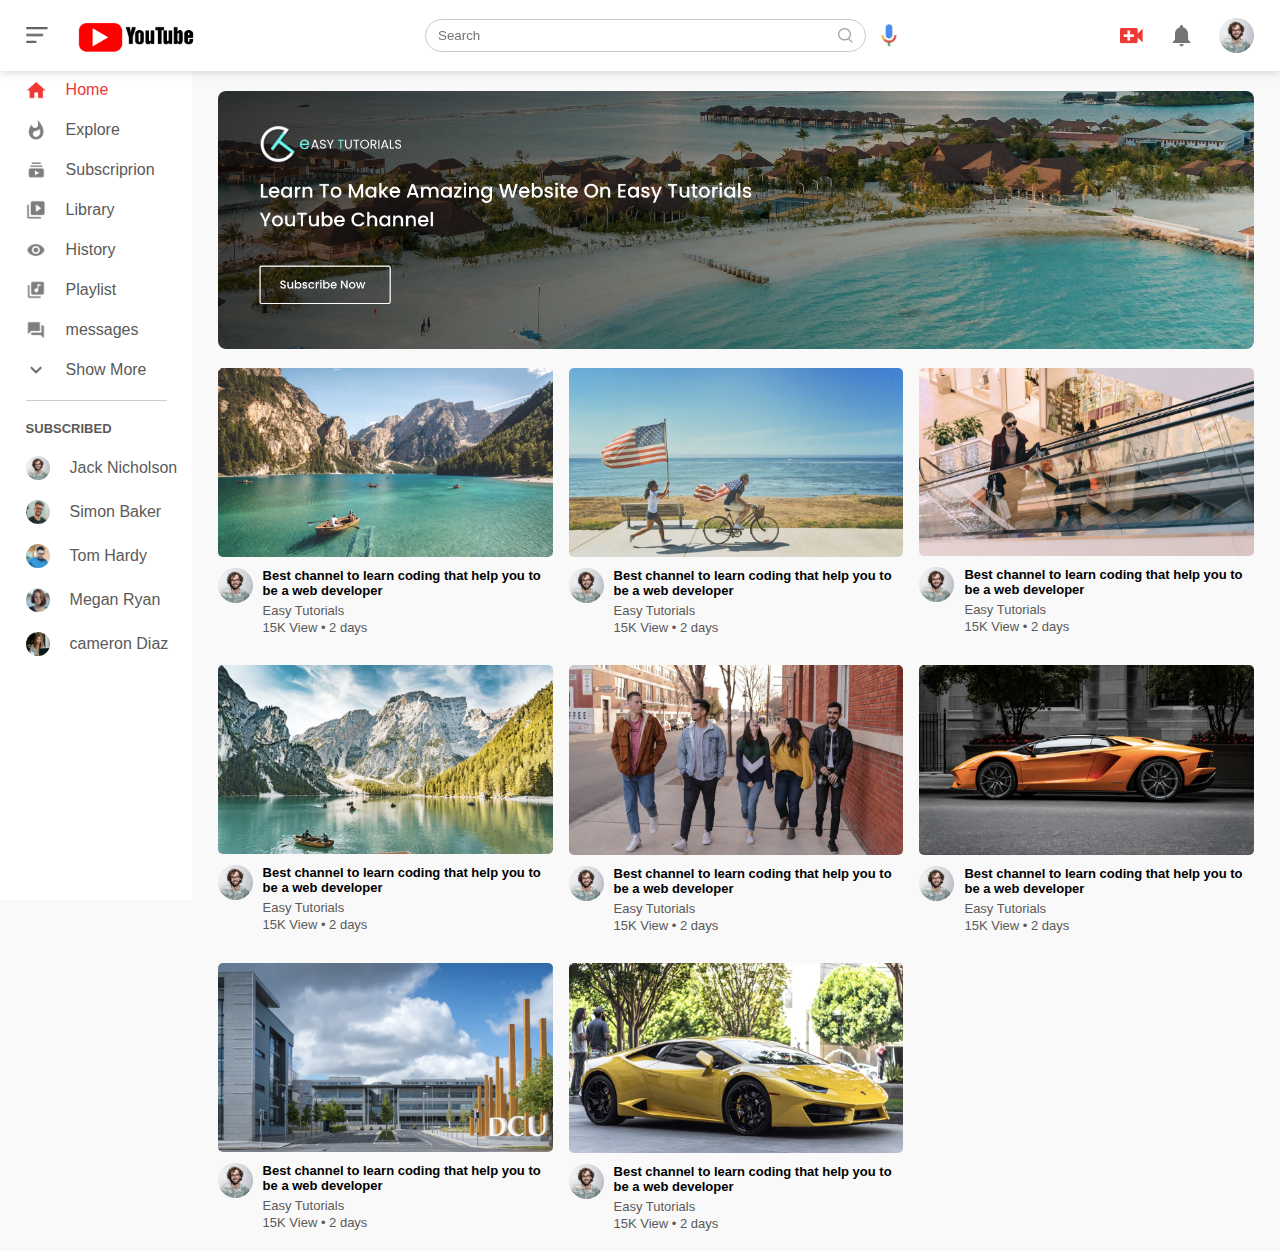
<file: src/index.html>
<!DOCTYPE html>
<html lang="en">
<head>
    <meta charset="UTF-8">
    <meta name="viewport" content="width=device-width, initial-scale=1.0">
    <title>Youtube</title>
    <link rel="stylesheet" href="style.css">
</head>
<body>
    

    <nav class="flex-div flex-div">
        <div class="nav-left">
            <img src="images/menu.png" class="menu-icon">
            <img src="images/logo-ytb.png" class="logo">
        </div>
        <div class="nav-middle flex-div">
            <div class="search-box flex-div">
                <input type="text" placeholder="Search">
                <img src="images/search.png" alt="">
            </div>
            <img src="images/voice-search.png" class="mic-icon">
        </div>
        <div class="nav-right flex-div">
            <img src="images/upload.png" alt="">
            <!-- <img src="images/more.png" alt=""> -->
            <img src="images/notification.png" alt="">
            <img src="images/Jack.png" class="user-icon">
        </div>
    </nav>
    <!-- -----------------------------sidebar------------------------ -->

    <div class="sidebar">
        <div class="shortcut-links">
            <a href="#"><img src="images/home.png"><p>Home</p></a>
            <a href="#"><img src="images/explore.png"><p>Explore</p></a>
            <a href="#"><img src="images/subscriprion.png"><p>Subscriprion</p></a>
            <a href="#"><img src="images/library.png"><p>Library</p></a>
            <a href="#"><img src="images/history.png"><p>History</p></a>
            <a href="#"><img src="images/playlist.png"><p>Playlist</p></a>
            <a href="#"><img src="images/messages.png"><p>messages</p></a>
            <a href="#"><img src="images/show-more.png"><p>Show More</p></a>
            <hr>
        </div>
        <div class="subscribed-list">
            <h3>SUBSCRIBED</h3>
            <a href="#"><img src="images/Jack.png"><p>Jack Nicholson</p></a>
            <a href="#"><img src="images/simon.png"><p>Simon Baker</p></a>
            <a href="#"><img src="images/tom.png"><p>Tom Hardy</p></a>
            <a href="#"><img src="images/megan.png"><p>Megan Ryan</p></a>
            <a href="#"><img src="images/cameron.png"><p>cameron Diaz</p></a>
        </div>
    </div>

    <!-- -------------------main------------------- -->

    <div class="container">
        <div class="banner">
            <img src="images/banner.png">
        </div>
        <div class="list-container">
            <div class="vid-list">
                <a href="play-video.html"><img src="images/thumbnail1.png" class="thumbnail1"></a>
                <div class="flex-div">
                    <img src="images/Jack.png">
                    <div class="vid-info">
                        <a href="play-video.html">Best channel to learn coding that help you to be a web developer</a>
                        <p>Easy Tutorials</p>
                        <p>15K View &bull; 2 days</p>
                    </div>
                </div>
            </div>

            <div class="vid-list">
                <a href=""><img src="images/thumbnail2.png" class="thumbnail1"></a>
                <div class="flex-div">
                    <img src="images/Jack.png">
                    <div class="vid-info">
                        <a href="#">Best channel to learn coding that help you to be a web developer</a>
                        <p>Easy Tutorials</p>
                        <p>15K View &bull; 2 days</p>
                    </div>
                </div>
            </div>

            <div class="vid-list">
                <a href=""><img src="images/thumbnail3.png" class="thumbnail1"></a>
                <div class="flex-div">
                    <img src="images/Jack.png">
                    <div class="vid-info">
                        <a href="#">Best channel to learn coding that help you to be a web developer</a>
                        <p>Easy Tutorials</p>
                        <p>15K View &bull; 2 days</p>
                    </div>
                </div>
            </div>
            
            <div class="vid-list">
                <a href=""><img src="images/thumbnail4.png" class="thumbnail1"></a>
                <div class="flex-div">
                    <img src="images/Jack.png">
                    <div class="vid-info">
                        <a href="#">Best channel to learn coding that help you to be a web developer</a>
                        <p>Easy Tutorials</p>
                        <p>15K View &bull; 2 days</p>
                    </div>
                </div>
            </div>

            <div class="vid-list">
                <a href=""><img src="images/thumbnail5.png" class="thumbnail1"></a>
                <div class="flex-div">
                    <img src="images/Jack.png">
                    <div class="vid-info">
                        <a href="#">Best channel to learn coding that help you to be a web developer</a>
                        <p>Easy Tutorials</p>
                        <p>15K View &bull; 2 days</p>
                    </div>
                </div>
            </div>

            <div class="vid-list">
                <a href=""><img src="images/thumbnail6.png" class="thumbnail1"></a>
                <div class="flex-div">
                    <img src="images/Jack.png">
                    <div class="vid-info">
                        <a href="#">Best channel to learn coding that help you to be a web developer</a>
                        <p>Easy Tutorials</p>
                        <p>15K View &bull; 2 days</p>
                    </div>
                </div>
            </div>

            <div class="vid-list">
                <a href=""><img src="images/thumbnail7.png" class="thumbnail1"></a>
                <div class="flex-div">
                    <img src="images/Jack.png">
                    <div class="vid-info">
                        <a href="#">Best channel to learn coding that help you to be a web developer</a>
                        <p>Easy Tutorials</p>
                        <p>15K View &bull; 2 days</p>
                    </div>
                </div>
            </div>

            <div class="vid-list">
                <a href=""><img src="images/thumbnail8.png" class="thumbnail1"></a>
                <div class="flex-div">
                    <img src="images/Jack.png">
                    <div class="vid-info">
                        <a href="#">Best channel to learn coding that help you to be a web developer</a>
                        <p>Easy Tutorials</p>
                        <p>15K View &bull; 2 days</p>
                    </div>
                </div>
            </div>
        </div>
    </div>


    <script src="main.js"></script>
</body>
</html>
</file>
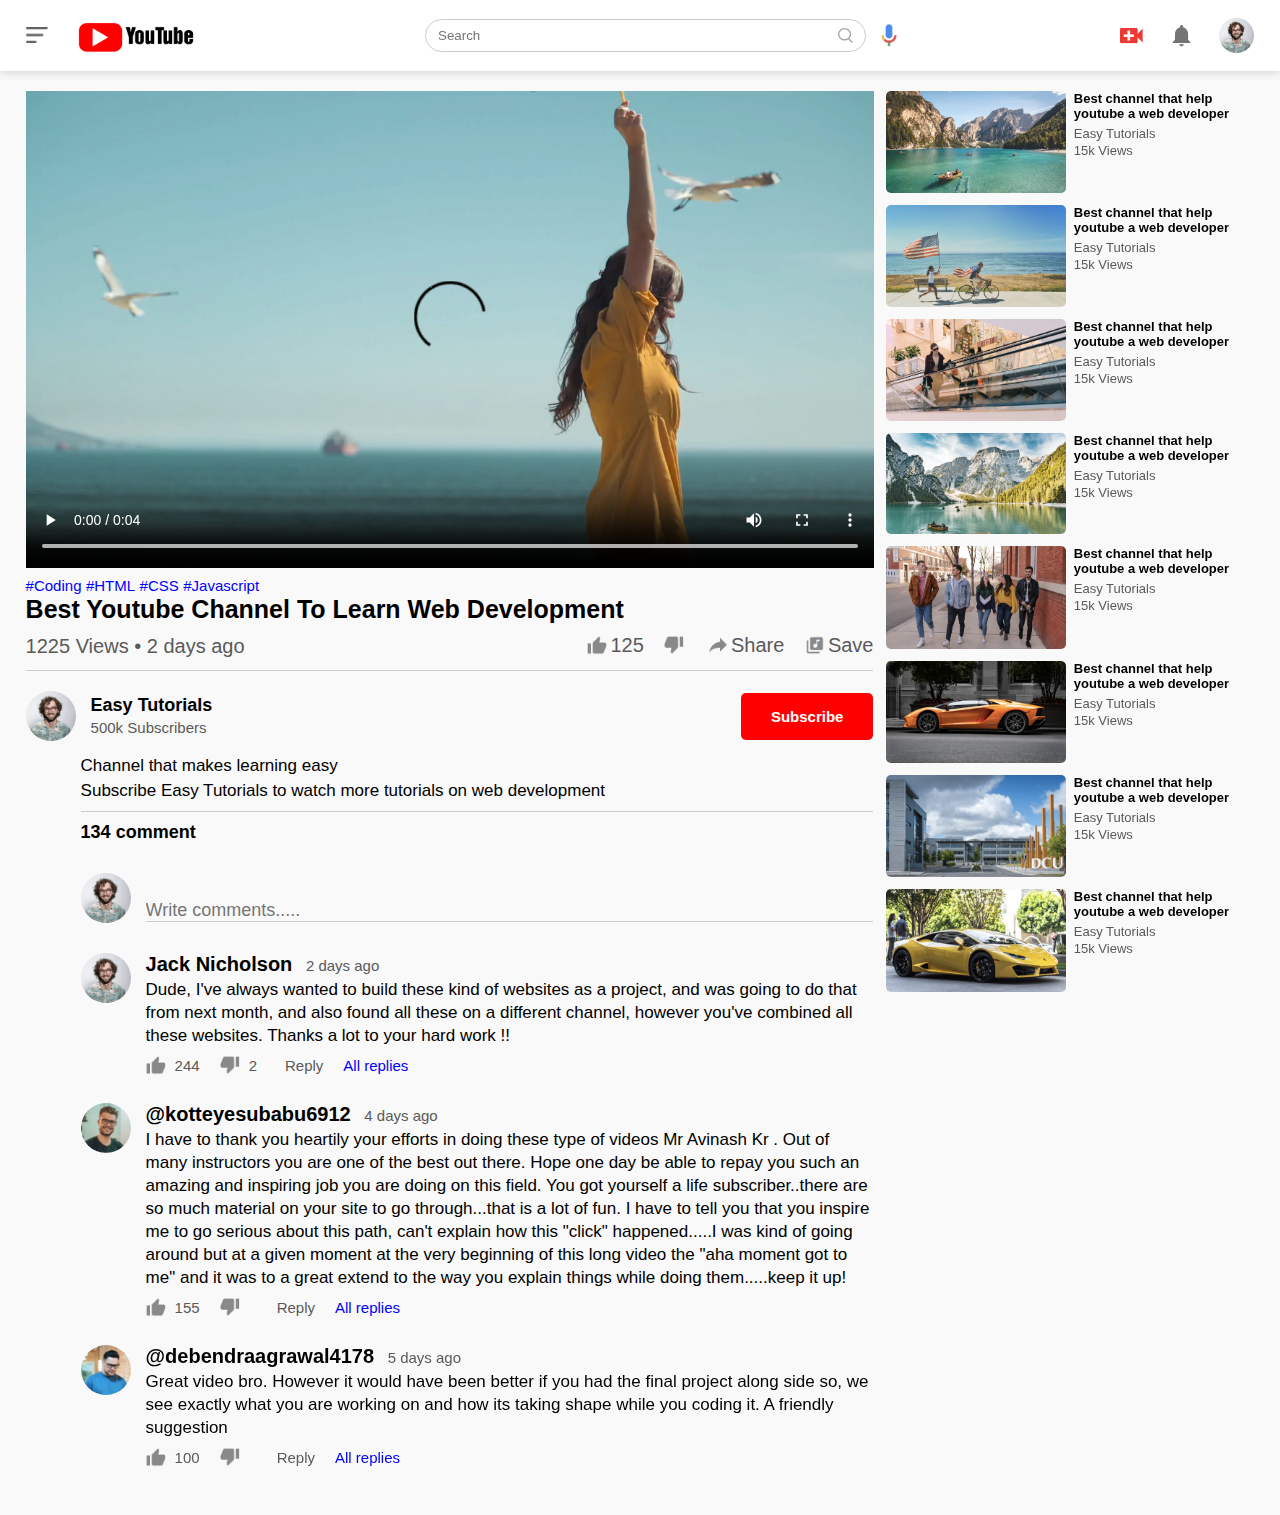
<file: src/play-video.html>
<!DOCTYPE html>
<html lang="en">
<head>
    <meta charset="UTF-8">
    <meta name="viewport" content="width=device-width, initial-scale=1.0">
    <title>Play Video</title>
    <link rel="stylesheet" href="style.css">
</head>
<body>
    
    <nav class="flex-div flex-div">
        <div class="nav-left">
            <img src="images/menu.png" class="menu-icon">
            <img src="images/logo-ytb.png" class="logo">
        </div>
        <div class="nav-middle flex-div">
            <div class="search-box flex-div">
                <input type="text" placeholder="Search">
                <img src="images/search.png" alt="">
            </div>
            <img src="images/voice-search.png" class="mic-icon">
        </div>
        <div class="nav-right flex-div">
            <img src="images/upload.png" alt="">
            <!-- <img src="images/more.png" alt=""> -->
            <img src="images/notification.png" alt="">
            <img src="images/Jack.png" class="user-icon">
        </div>
    </nav>

    <div class="container play-container">
        <div class="row">
            <div class="play-video">
                <video controls autoplay>
                    <source src="images/video.mp4" type="video/mp4">
                </video>

                <div class="tags">
                    <a href="">#Coding</a>
                    <a href="">#HTML</a>
                    <a href="">#CSS</a>
                    <a href="">#Javascript</a>
                </div>
                <h3>Best Youtube Channel To Learn Web Development</h3>

                <div class="play-video-info">
                    <p>1225 Views &bull; 2 days ago</p>
                    <div>
                        <a href=""><img src="images/like.png">125</a>
                        <a href=""><img src="images/dislike.png"></a>
                        <a href=""><img src="images/share.png">Share</a>
                        <a href=""><img src="images/save.png">Save</a>
                    </div>
                </div>
                <hr>

                <div class="pluplisher">
                    <img src="images/Jack.png">
                    <div class="pluplisher-user">
                        <p>Easy Tutorials</p>
                        <span>500k Subscribers</span>
                    </div>
                    <button type="button" class="pluplisher-btn">Subscribe</button>
                </div>
                <div class="vid-description">
                    <p>Channel that makes learning easy</p>
                    <p>Subscribe Easy Tutorials to watch more tutorials on web development</p>
                    <hr>
                    <h4>134 comment</h4>

                    <div class="add-comment">
                        <img src="images/Jack.png">
                        <input type="text" placeholder="Write comments.....">
                    </div>

                    <div class="old-comment">
                        <img src="images/Jack.png">
                        <div class="user-comment">
                            <h3>Jack Nicholson <span>2 days ago</span></h3>
                            <p>Dude, I've always wanted to build these kind of websites as a project, and was going to do that from next month, and also found all these on a different channel, however you've combined all these websites. Thanks a lot to your hard work !!</p>

                            <div class="acomment-action">
                                <img src="images/like.png">
                                <span>244</span>
                                <img src="images/dislike.png">
                                <span>2</span>
                                <span>Reply</span>
                                <a href="">All replies</a>
                            </div>
                        </div>
                    </div>
                    <div class="old-comment">
                        <img src="images/simon.png">
                        <div class="user-comment">
                            <h3>@kotteyesubabu6912 <span>4 days ago</span></h3>
                            <p>I have to thank you heartily your efforts in doing these type of videos Mr Avinash Kr . Out of many instructors you are one of the best out there. Hope one  day be able to repay you such an amazing and inspiring job you are doing on this field. You got yourself a life subscriber..there are so much material on your site to go through...that is a lot of fun.
                            I have to tell you that you inspire me to go serious about this path, can't explain how this "click" happened.....I was kind of going around but at a given moment at the very beginning of this long video the "aha moment got to me" and it was to a great extend to the way you explain things while doing them.....keep it up!</p>

                            <div class="acomment-action">
                                <img src="images/like.png">
                                <span>155</span>
                                <img src="images/dislike.png">
                                <span></span>
                                <span>Reply</span>
                                <a href="">All replies</a>
                            </div>
                        </div>
                    </div>
                    <div class="old-comment">
                        <img src="images/tom.png">
                        <div class="user-comment">
                            <h3>@debendraagrawal4178 <span>5 days ago</span></h3>
                            <p>Great video bro. However it would  have been better if you had the final project along side so, we see exactly what you are working on and how its taking shape while you coding it. A friendly suggestion</p>

                            <div class="acomment-action">
                                <img src="images/like.png">
                                <span>100</span>
                                <img src="images/dislike.png">
                                <span></span>
                                <span>Reply</span>
                                <a href="">All replies</a>
                            </div>
                        </div>
                    </div>
                </div>

            </div>
            <div class="right-sidebar">

                <div class="side-video-list">
                    <a href="" class="small-thumbnail1"><img src="images/thumbnail1.png"></a>
                    <div class="vid-info">
                        <a href="">Best channel that help youtube a web developer</a>
                        <p>Easy Tutorials</p>
                        <p>15k Views</p>    
                    </div>
                </div>
                <div class="side-video-list">
                    <a href="" class="small-thumbnail1"><img src="images/thumbnail2.png"></a>
                    <div class="vid-info">
                        <a href="">Best channel that help youtube a web developer</a>
                        <p>Easy Tutorials</p>
                        <p>15k Views</p>    
                    </div>
                </div>
                <div class="side-video-list">
                    <a href="" class="small-thumbnail1"><img src="images/thumbnail3.png"></a>
                    <div class="vid-info">
                        <a href="">Best channel that help youtube a web developer</a>
                        <p>Easy Tutorials</p>
                        <p>15k Views</p>    
                    </div>
                </div>
                <div class="side-video-list">
                    <a href="" class="small-thumbnail1"><img src="images/thumbnail4.png"></a>
                    <div class="vid-info">
                        <a href="">Best channel that help youtube a web developer</a>
                        <p>Easy Tutorials</p>
                        <p>15k Views</p>    
                    </div>
                </div>
                <div class="side-video-list">
                    <a href="" class="small-thumbnail1"><img src="images/thumbnail5.png"></a>
                    <div class="vid-info">
                        <a href="">Best channel that help youtube a web developer</a>
                        <p>Easy Tutorials</p>
                        <p>15k Views</p>    
                    </div>
                </div>
                <div class="side-video-list">
                    <a href="" class="small-thumbnail1"><img src="images/thumbnail6.png"></a>
                    <div class="vid-info">
                        <a href="">Best channel that help youtube a web developer</a>
                        <p>Easy Tutorials</p>
                        <p>15k Views</p>    
                    </div>
                </div>
                <div class="side-video-list">
                    <a href="" class="small-thumbnail1"><img src="images/thumbnail7.png"></a>
                    <div class="vid-info">
                        <a href="">Best channel that help youtube a web developer</a>
                        <p>Easy Tutorials</p>
                        <p>15k Views</p>    
                    </div>
                </div>
                <div class="side-video-list">
                    <a href="" class="small-thumbnail1"><img src="images/thumbnail8.png"></a>
                    <div class="vid-info">
                        <a href="">Best channel that help youtube a web developer</a>
                        <p>Easy Tutorials</p>
                        <p>15k Views</p>    
                    </div>
                </div>
            </div>


        </div>
    </div>

</body>
</html>
</file>
<file: src/style.css>
* {
    margin: 0;
    padding: 0;
    box-sizing: border-box;
    font-family: 'poppins', sans-serif;
}

a {
    text-decoration: none;
    color: #5a5a5a;
}

img {
    cursor: pointer;
}

.flex-div {
    display: flex;
    align-items: center;
}
nav {
    padding: 10px 2%;
    justify-content: space-between;
    box-shadow: 0 0 10px rgba(0, 0, 0, 0.2);
    background: #fff;
    position: sticky;
    top: 0;
    z-index: 10;
}

.nav-right img {
    width: 25px;
    margin-right: 25px;
}

.nav-right .user-icon {
    width: 35px;
    border-radius: 50%;
    margin-right: 0;
}
/* ---------------------------------- */

.nav-left {
    display: flex;
    align-items: center;
}

.nav-left .menu-icon {
    width: 22px;
    margin-right: 25px;
}

.nav-left .logo {
    width: 130px;
}
/* -----------------nav-middle--------------------- */
.nav-middle .mic-icon{
    width: 16px;
}

.nav-middle .search-box {
    border: 1px solid #ccc;
    margin-right: 15px;
    padding: 8px 12px;
    border-radius: 25px;
}

.nav-middle .search-box input {
    width: 400px;
    outline: none;
    border: none;
    background: transparent;
}

.nav-middle .search-box img {
    width: 15px;
}

/* -------------------sidebar-------------------- */

.sidebar {
    background: #fff;
    width: 15%;
    height: 100vh;
    position: fixed;
    top: 0;
    padding-left: 2%;
    padding-top: 80px;
}

.shortcut-links a img {
    width: 20px;
    margin-right: 20px;
}

.shortcut-links a {
    display: flex;
    align-items: center;
    margin-bottom: 20px;
    width: fit-content;
    flex-wrap: wrap;
}

.shortcut-links a:first-child {
    color: #ed3838;
}

.sidebar hr {
    border: 0;
    height: 1px;
    background: #ccc;
    width: 85%;
}

.subscribed-list h3 {
    font-size: 13px;
    margin: 20px 0;
    color: #5a5a5a;
}

.subscribed-list a {
    display: flex;
    align-items: center;
    margin-bottom: 20px;
    width: fit-content;
    flex-wrap: wrap;
}

.subscribed-list a img {
    width: 24px;
    border-radius: 50%;
    margin-right: 20px;
}

.small-sidebar {
    width: 5%;
}

.small-sidebar a p {
    display: none;
}

.small-sidebar h3 {
    display: none;
}

.small-sidebar hr {
    width: 50%;
    margin-bottom: 20px;
}

/* -----------------------container-------------------- */

.container {
    background: #f9f9f9;
    padding: 20px 2% 20px 17%;
}

.large-container {
    padding-left: 7%;
}

.banner img {
    width: 100%;
    border-radius: 8px;
}

.list-container {
    display: grid;
    grid-template-columns: repeat(auto-fit, minmax(250px, 1fr));
    grid-column-gap: 16px;
    grid-row-gap: 30px;
    margin-top: 15px;
}

.vid-list .thumbnail1 {
    width: 100%;
    border-radius: 5px;
}

.vid-list .flex-div {
    align-items: flex-start;
    margin-top: 7px;
}

.vid-list .flex-div img {
    width: 35px;
    border-radius: 50%;
    margin-right: 10px;
}

.vid-info {
    color: #5a5a5a;
    font-size: 13px;

}

.vid-info a {
    color: #000;
    font-weight: 600;
    display: block;
    margin-bottom: 5px;
}

.vid-info p {
    margin-top: 2px;
}


@media (min-width: 319px) and (max-width: 900px){
    .menu-icon{
        display: none;
    }
    .sidebar {
        display: none;
    }
    .container, .large-container {
        padding-left: 5%;
        padding-right: 5%;
    }
    .nav-right img {
        display: none;
    }
    .nav-right .user-icon {
        display: block;
        width: 30px;
    }
    .nav-middle .search-box input{
        width: 100px;
    }
    .nav-middle .mic-icon {
        display: none;
    }
    .logo {
        width: 90px;
    }
}




/* ------------------------------play video------------- */
.play-container {
    padding-left: 2%;
}

.row {
    display: flex;
    justify-content: space-between;
    flex-wrap: wrap;
}

.play-video {
    flex-basis: 69%;
}

.play-video video {
    width: 100%;
    margin-bottom: 5px;
}

.right-sidebar {
    flex-basis: 30%;
}

.side-video-list {
    display: flex;
    justify-content: space-between;
    margin-bottom: 8px;
}

.side-video-list img {
    width: 100%;
    border-radius: 5px;
}

.side-video-list .small-thumbnail1 {
    flex-basis: 49%;
}

.side-video-list .vid-info {
    flex-basis: 49%;
}

.play-video .tags a{
    color: #0000ff;
    font-size: 15px;
}

.play-video h3 {
    font-size: 25px;
    font-weight: 600;
}

.play-video .play-video-info {
    display: flex;
    align-items: center;
    justify-content: space-between;
    flex-wrap: wrap;
    margin-top: 10px;
    font-size: 20px;
    color: #5a5a5a;
}

.play-video-info a {
    display: inline-flex;
    align-items: center;
    margin-left: 15px;
}

.play-video-info a img {
    width: 20px;
    margin-right: 3px;
}

.play-video hr {
    border: 0;
    height: 1px;
    background: #ccc;
    margin: 10px 0;
}

.pluplisher {
    display: flex;
    align-items: center;
    margin-top: 20px;
}

.pluplisher .pluplisher-user {
    flex: 1;
    line-height: 18px;
}

.pluplisher img {
    width: 50px;
    border-radius: 50%;
    margin-right: 15px;
}

.pluplisher-user p {
    color: #000;
    font-weight: 600;
    font-size: 18px;
    margin-bottom: 5px;
}

.pluplisher-user span {
    font-size: 15px;
    color: #5a5a5a;
}

.pluplisher-btn {
    background: red;
    color: #fff;
    padding: 15px 30px;
    border: 0;
    outline: none;
    border-radius: 5px;
    cursor: pointer;
    font-size: 15px;
    font-weight: 600;
}

.vid-description {
    padding-left: 55px;
    margin: 15px 0;
}

.vid-description p {
    font-size: 17px;
    margin-bottom: 5px;
    color: #000;
    font-weight: 500;
}

.vid-description h4 {
    font-size: 18px;
    font-weight: 600;
}

.add-comment {
    display: flex;
    align-items: center;
    margin: 30px 0;
}

.add-comment img {
    width: 50px;
    border-radius: 50%;
    margin-right: 15px;
}

.add-comment input {
    border: 0;
    outline: 0;
    border-bottom: 1px solid #ccc;
    padding-top: 25px;
    width: 100%;
    font-size: 18px;
    background: transparent;
}

.old-comment {
    display: flex;
    align-items: flex-start;
    margin: 20px 0;
}

.old-comment img {
    width: 50px;
    border-radius: 50%;
    margin-right: 15px;
}

.old-comment h3 {
    font-size: 20px;
    margin-bottom: 2px;
}

.old-comment span {
    font-size: 15px;
    color: #5a5a5a;
    font-weight: 500;
    margin-left: 8px;
}

.old-comment p {
    color: #000;
    line-height: 23px;
}

.old-comment .acomment-action {
    display: flex;
    align-items: center;
    margin: 8px 0;
    font-size: 14px;
}

.old-comment .acomment-action img {
    border-radius: 0;
    width: 20px;
    margin-right: 1px;
}

.old-comment .acomment-action span {
    margin-right: 20px;
    color: #5a5a5a;
}

.old-comment .acomment-action a {
    color: #0000ff;
    font-size: 15px;
}


@media (min-width: 319px) and (max-width: 900px) {
    .play-video {
        flex-basis: 100%;
    }
    .right-sidebar {
        flex-basis: 100%;
    }

    .play-container {
        padding-left: 5%;
    }
    .vid-description {
        padding-left: 0;
    }
    .play-video .play-video-info a {
        margin-left: 0;
        margin-right: 15px;
        margin-top: 15px;
    }
}
</file>
